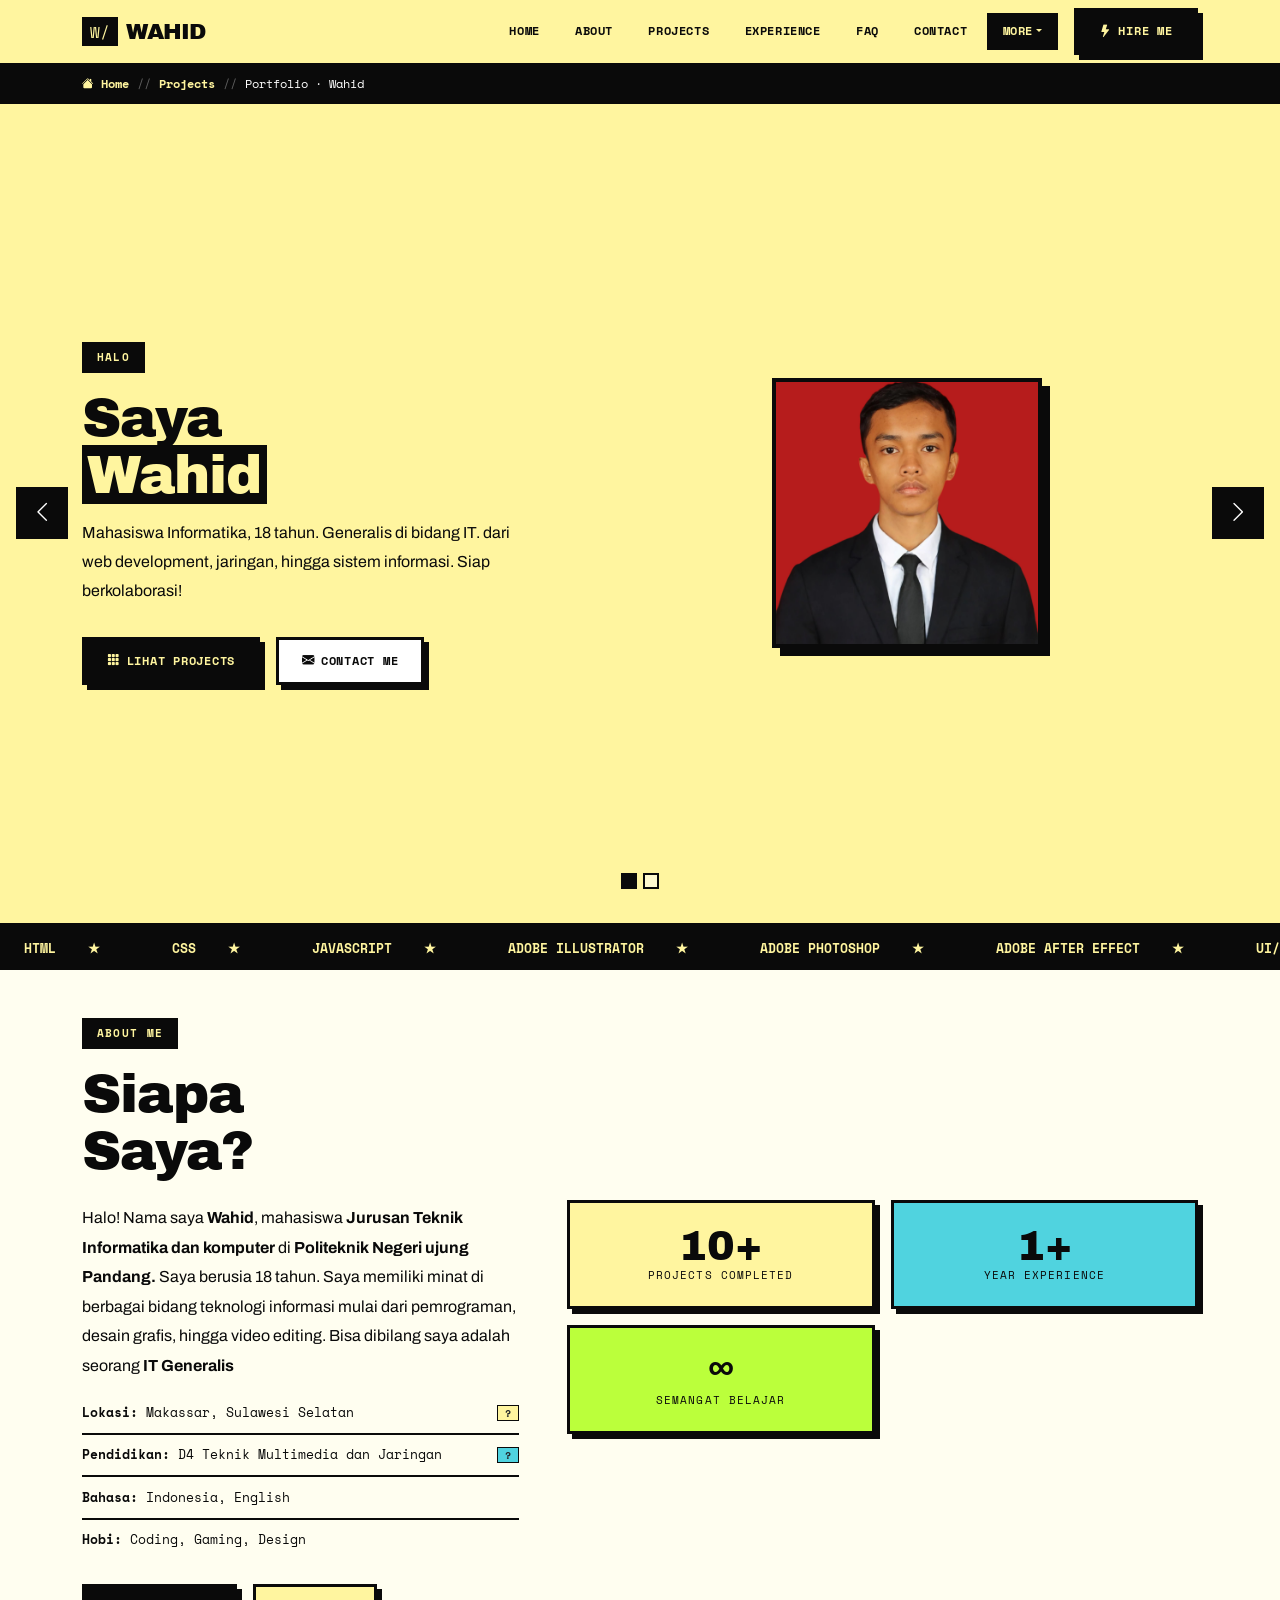
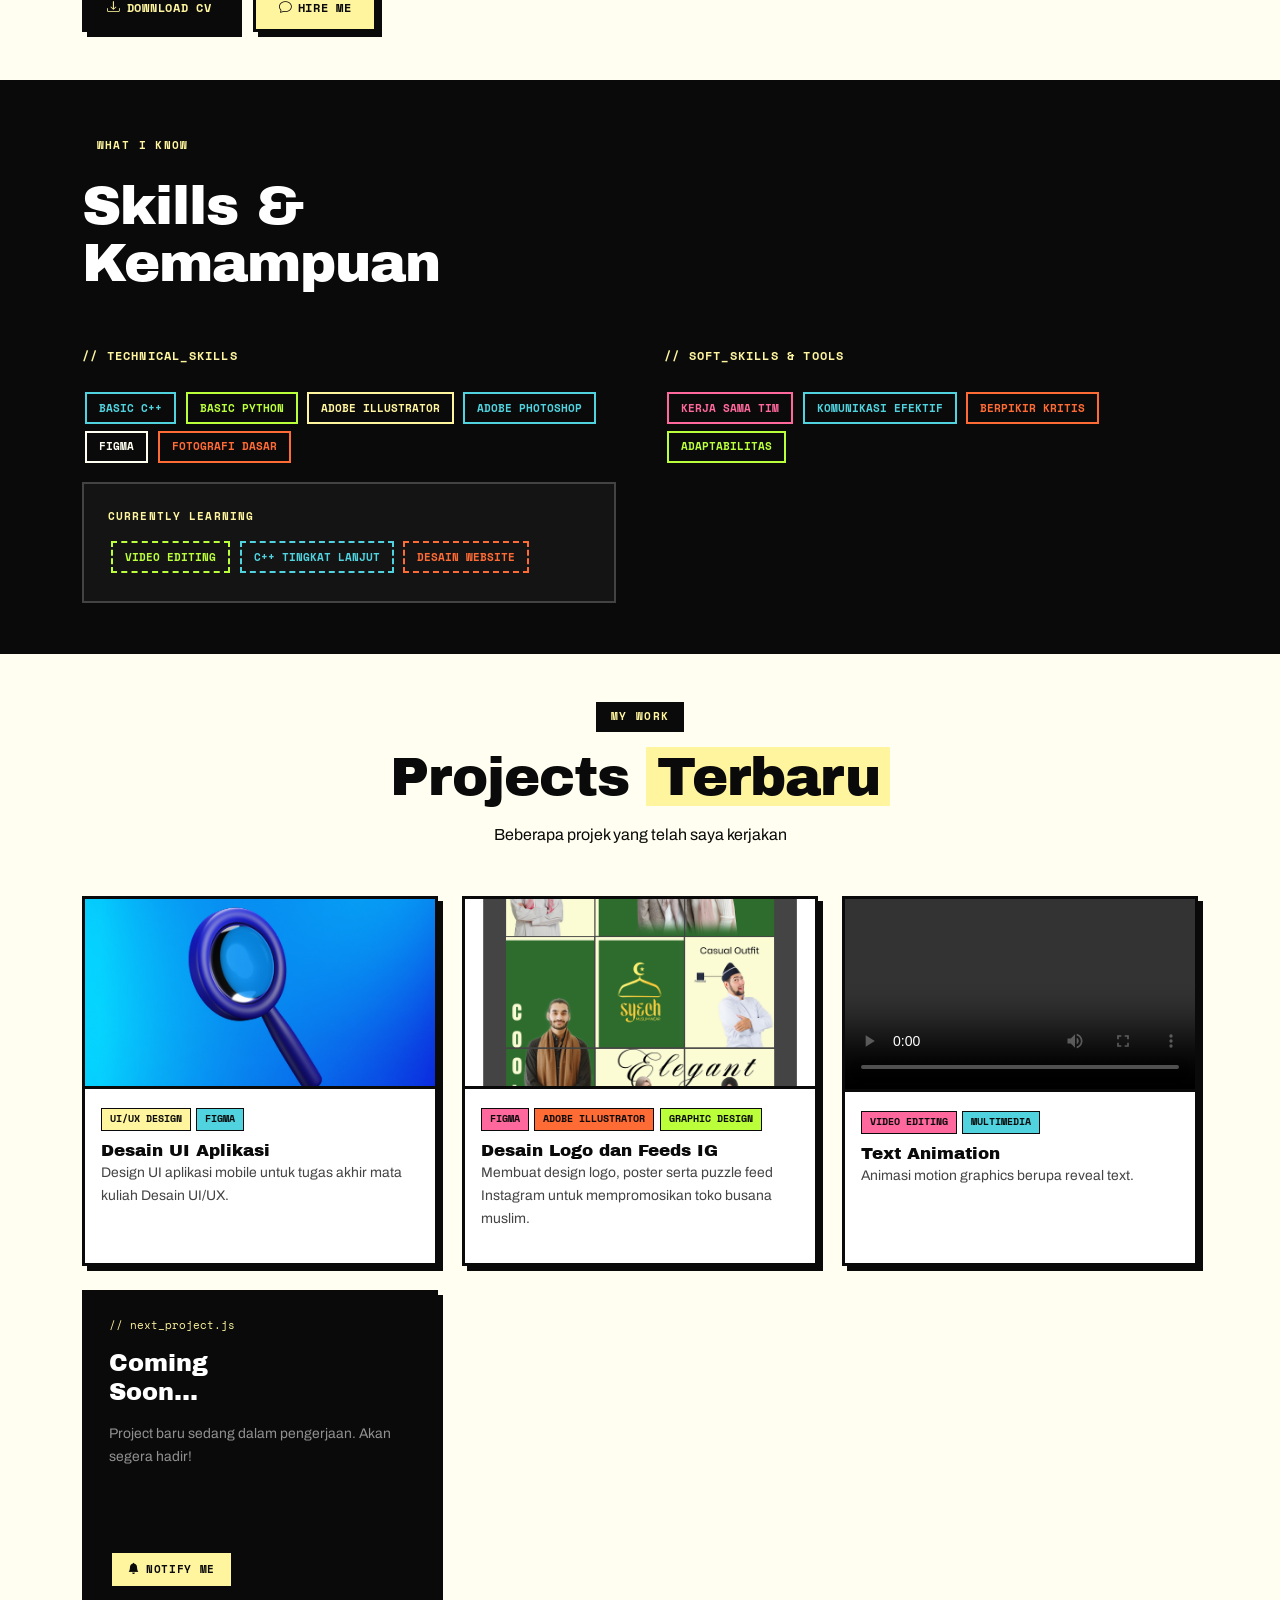
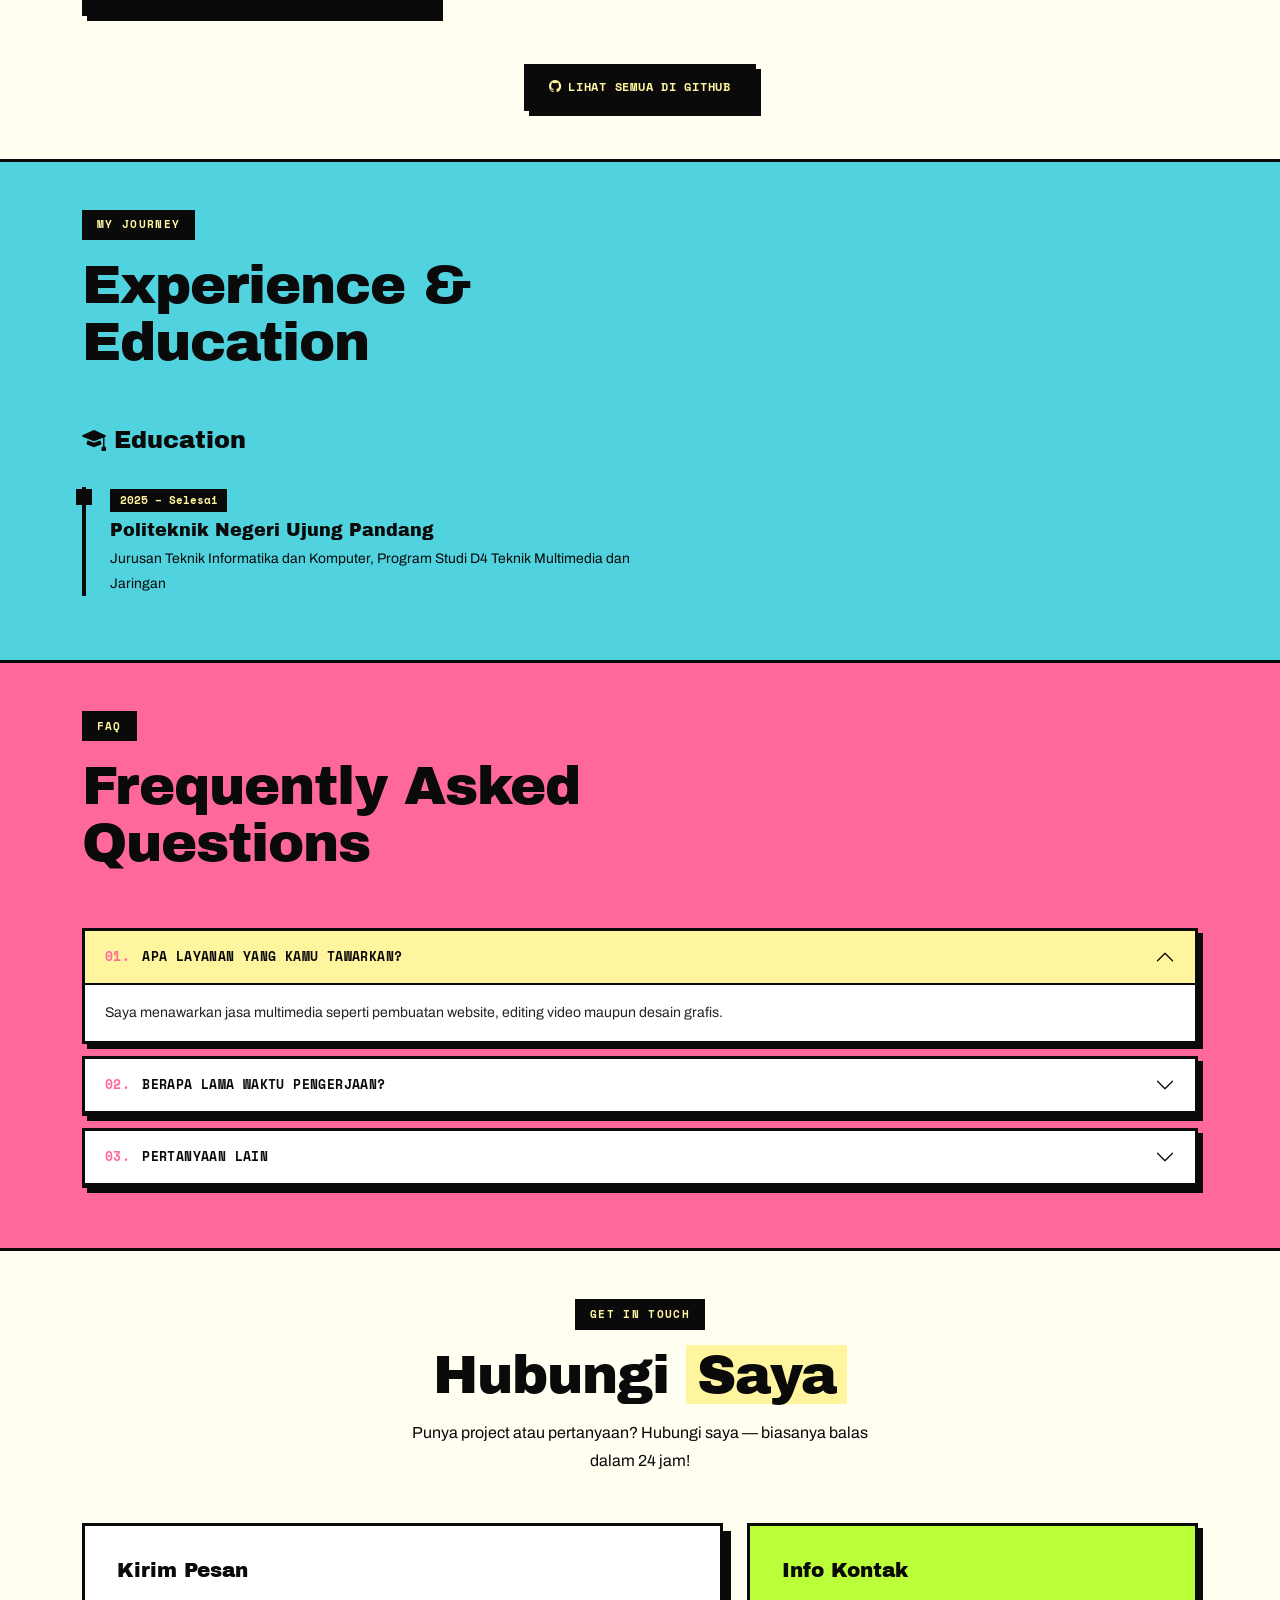
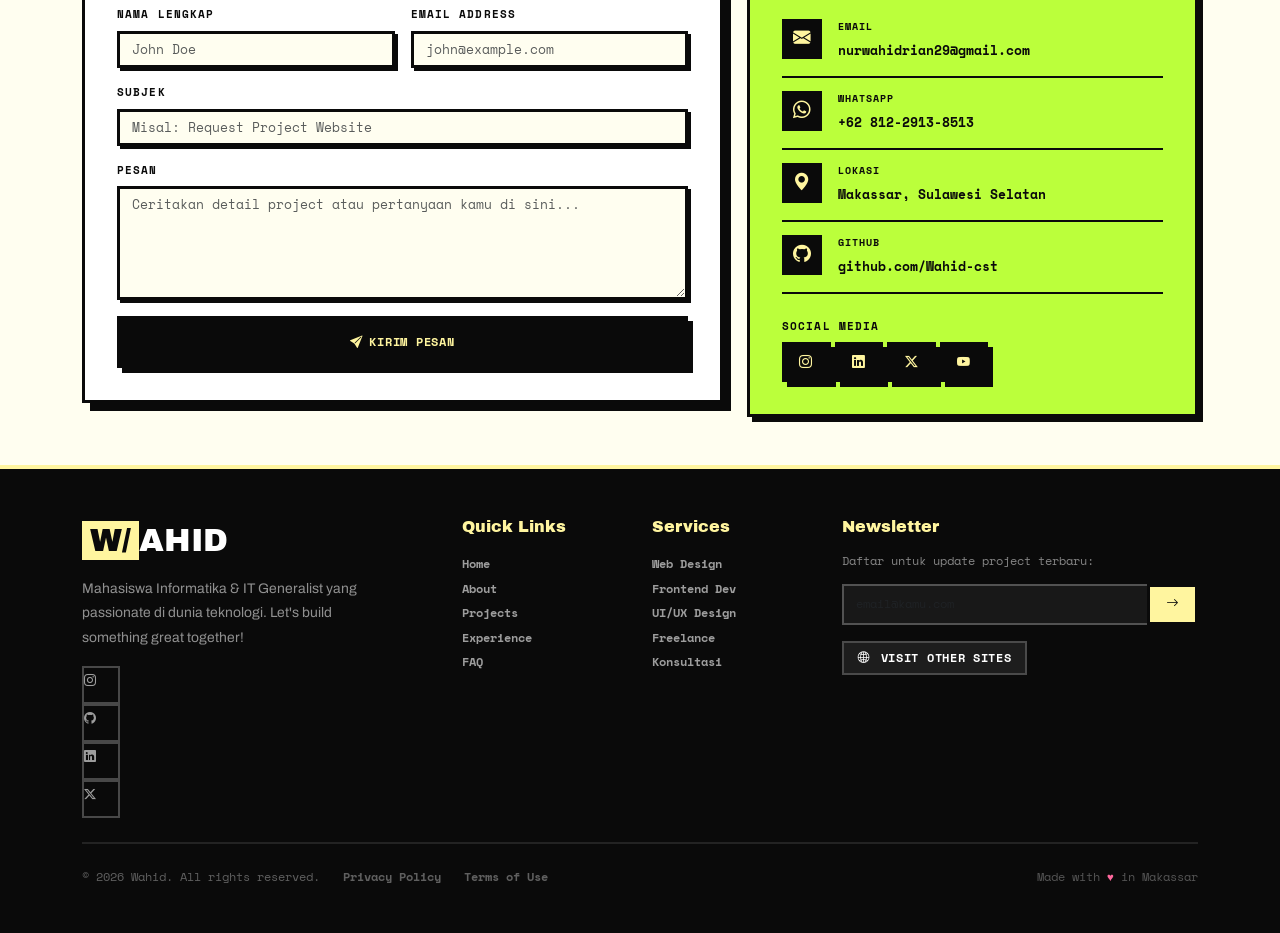
<file: index.html>
<!doctype html>
<html lang="id">
<head>
  <meta charset="utf-8" />
  <meta name="viewport" content="width=device-width, initial-scale=1" />
  <title>Tugas Akhir Desain Website</title>

  <link rel="preconnect" href="https://fonts.googleapis.com" />
  <link rel="preconnect" href="https://fonts.gstatic.com" crossorigin />
  <link href="https://fonts.googleapis.com/css2?family=Archivo+Black&family=Archivo:wght@400;500;600;700&family=Space+Mono:ital,wght@0,400;0,700;1,400&display=swap" rel="stylesheet" />

  <link href="https://cdn.jsdelivr.net/npm/bootstrap@5.3.8/dist/css/bootstrap.min.css" rel="stylesheet" />

  <link rel="stylesheet" href="https://cdn.jsdelivr.net/npm/bootstrap-icons@1.11.3/font/bootstrap-icons.min.css" />

  <link rel="stylesheet" href="style.css" />
</head>

<body>
<nav class="navbar navbar-expand-lg sticky-top" id="mainNav">
  <div class="container">

    <a class="navbar-brand d-flex align-items-center gap-2" href="#home">
      <span class="brand-tag">W/</span>
      <span class="navbar-brand-text">WAHID</span>
    </a>

    <button class="navbar-toggler" type="button" data-bs-toggle="collapse"
      data-bs-target="#navbarMenu" aria-controls="navbarMenu" aria-expanded="false"
      aria-label="Toggle navigation">
      <span class="navbar-toggler-icon"></span>
    </button>

    <div class="collapse navbar-collapse" id="navbarMenu">
      <ul class="navbar-nav ms-auto mb-2 mb-lg-0 align-items-lg-center gap-1">
        <li class="nav-item"><a class="nav-link" href="#home">Home</a></li>
        <li class="nav-item"><a class="nav-link" href="#about">About</a></li>
        <li class="nav-item"><a class="nav-link" href="#projects">Projects</a></li>
        <li class="nav-item"><a class="nav-link" href="#experience">Experience</a></li>
        <li class="nav-item"><a class="nav-link" href="#faq">FAQ</a></li>
        <li class="nav-item"><a class="nav-link" href="#contact">Contact</a></li>

        <li class="nav-item dropdown">
          <a class="nav-link dropdown-toggle" href="#" id="moreDD" role="button"
            data-bs-toggle="dropdown" aria-expanded="false">More</a>
          <ul class="dropdown-menu" aria-labelledby="moreDD">
            <li><a class="dropdown-item" href="#"><i class="bi bi-file-earmark-person me-2"></i>Resume</a></li>
            <li><a class="dropdown-item" href="#"><i class="bi bi-pen me-2"></i>Blog</a></li>
            <li><hr class="dropdown-divider"></li>
            <li><a class="dropdown-item" href="#"><i class="bi bi-github me-2"></i>GitHub</a></li>
          </ul>
        </li>
      </ul>

      <div class="ms-lg-3 mt-2 mt-lg-0">
        <a href="#contact" class="btn-nb btn-nb-black">
          <i class="bi bi-lightning-fill"></i>Hire Me
        </a>
      </div>
    </div>
  </div>
</nav>

<div class="breadcrumb-strip">
  <div class="container">
    <nav aria-label="breadcrumb">
      <ol class="breadcrumb mb-0">
        <li class="breadcrumb-item"><a href="#home"><i class="bi bi-house-fill"></i> Home</a></li>
        <li class="breadcrumb-item"><a href="#projects">Projects</a></li>
        <li class="breadcrumb-item active" aria-current="page">Portfolio · Wahid</li>
      </ol>
    </nav>
  </div>
</div>

<section id="home" class="p-0" style="border-bottom:var(--nb-border);">
  <div id="heroCarousel" class="carousel slide carousel-fade" data-bs-ride="carousel" data-bs-interval="5500">

    <div class="carousel-indicators" style="bottom:18px;">
      <button type="button" data-bs-target="#heroCarousel" data-bs-slide-to="0" class="active" aria-label="Slide 1"></button>
      <button type="button" data-bs-target="#heroCarousel" data-bs-slide-to="1" aria-label="Slide 2"></button>
    </div>

    <div class="carousel-inner">

      <!-- Slide 1 -->
      <div class="carousel-item active slide-yellow">
        <div class="container hero-slide">
          <div class="row align-items-center g-4 w-100">
            <div class="col-lg-6">
              <span class="section-badge mb-3 d-block" style="width:fit-content;"> Halo</span>
              <h1 class="section-title mb-3">
                Saya<br>
                <span style="background:var(--nb-black);color:var(--nb-yellow);padding:0 .10em;">Wahid</span><br>
              </h1>
              <p style="font-family:var(--font-body);font-size:1rem;max-width:460px;line-height:1.8;margin-bottom:2rem;">
                Mahasiswa Informatika, 18 tahun. Generalis di bidang IT. dari web development, jaringan, hingga sistem informasi. Siap berkolaborasi!
              </p>
              <div class="d-flex flex-wrap gap-3">
                <a href="#projects" class="btn-nb btn-nb-black"><i class="bi bi-grid-3x3-gap-fill"></i>Lihat Projects</a>
                <a href="#contact"  class="btn-nb btn-nb-white"><i class="bi bi-envelope-fill"></i>Contact Me</a>
              </div>
            </div>
            <div class="col-lg-6 text-center">
              <div class="anim-float d-inline-block">
                <img src="FOTO_FORMAL.jpg" alt="Wahid" class="profile-img-nb" />
              </div>
            </div>
          </div>
        </div>
      </div>

      <!-- Slide 2 -->
      <div class="carousel-item slide-lime">
        <div class="container hero-slide">
          <div class="row align-items-center g-4 w-100">
            <div class="col-lg-6">
              <span class="section-badge mb-3 d-block" style="width:fit-content;">Available for Work</span>
              <h1 class="section-title mb-4">
                Let's Build<br>Something
                <span style="background:var(--nb-black);color:var(--nb-yellow);padding:0 .15em;">Great!</span>
              </h1>
              <p style="font-family:var(--font-body);font-size:1rem;max-width:420px;line-height:1.8;margin-bottom:1.5rem;">
                Terbuka untuk project freelance, magang, dan kolaborasi kreatif. Hubungi saya sekarang!
              </p>
              <div class="d-flex gap-3 flex-wrap">
                <a href="#contact" class="btn-nb btn-nb-black"><i class="bi bi-chat-fill"></i>Mulai Chat</a>
                <a href="#"        class="btn-nb btn-nb-white"><i class="bi bi-download"></i>Download CV</a>
              </div>
            </div>
            <div class="col-lg-6">
              <div class="row g-3">
                <div class="col-6"><div class="stat-box" style="background:#fff;"><div class="num">10+</div><div class="lbl">Projects Done</div></div></div>
                <div class="col-6"><div class="stat-box" style="background:var(--nb-yellow);"><div class="num">1+</div><div class="lbl">Years Coding</div></div></div>
                <div class="col-6"><div class="stat-box" style="background:var(--nb-cyan);"><div class="num">18</div><div class="lbl">Tahun</div></div></div>
              </div>
            </div>
          </div>
        </div>
      </div>
    </div>

    <button class="carousel-control-nb prev" type="button" data-bs-target="#heroCarousel" data-bs-slide="prev">
      <i class="bi bi-chevron-left"></i>
    </button>
    <button class="carousel-control-nb next" type="button" data-bs-target="#heroCarousel" data-bs-slide="next">
      <i class="bi bi-chevron-right"></i>
    </button>
  </div>
</section>

<div class="marquee-bar">
  <div class="marquee-track">
    <span>HTML <span class="marquee-dot">★</span></span>
    <span>CSS <span class="marquee-dot">★</span></span>
    <span>JavaScript <span class="marquee-dot">★</span></span>
    <span>Adobe Illustrator <span class="marquee-dot">★</span></span>
    <span>Adobe Photoshop <span class="marquee-dot">★</span></span>
    <span>Adobe After Effect <span class="marquee-dot">★</span></span>
    <span>UI/UX Design <span class="marquee-dot">★</span></span>
    <span>Figma <span class="marquee-dot">★</span></span>
    <span>Git &amp; GitHub <span class="marquee-dot">★</span></span>
    <!-- duplicate for seamless loop -->
    <span>HTML <span class="marquee-dot">★</span></span>
    <span>CSS <span class="marquee-dot">★</span></span>
    <span>JavaScript <span class="marquee-dot">★</span></span>
    <span>Adobe Illustrator <span class="marquee-dot">★</span></span>
    <span>Adobe Photoshop <span class="marquee-dot">★</span></span>
    <span>Adobe After Effect <span class="marquee-dot">★</span></span>
    <span>UI/UX Design <span class="marquee-dot">★</span></span>
    <span>Figma <span class="marquee-dot">★</span></span>
    <span>Git &amp; GitHub <span class="marquee-dot">★</span></span>
  </div>
</div>

<section id="about" class="about-section py-5">
  <div class="container">
    <div class="row g-5 align-items-center">

      <div class="col-lg-5 fade-up">
        <span class="section-badge">About Me</span>
        <h2 class="section-title mt-3 mb-4">Siapa<br>Saya?</h2>
        <p style="font-family:var(--font-body);line-height:1.85;margin-bottom:.75rem;">
          Halo! Nama saya <strong>Wahid</strong>, mahasiswa <strong>Jurusan Teknik Informatika dan komputer</strong> di <strong>Politeknik Negeri ujung Pandang.</strong> Saya berusia 18 tahun. Saya memiliki minat di berbagai bidang teknologi informasi mulai dari pemrograman, desain grafis, hingga video editing. Bisa dibilang saya adalah seorang <strong>IT Generalis</strong>

        <ul class="list-unstyled info-list">
          <li>
            <strong>Lokasi:</strong> Makassar, Sulawesi Selatan
            <button class="btn popover-btn ms-auto" style="background:var(--nb-yellow);"
              data-bs-toggle="popover" data-bs-placement="top"
              data-bs-title="Lokasi"
              data-bs-content="Berdomisili di Makassar, Sulawesi Selatan. Siap kerja remote maupun on-site di seluruh Indonesia!">?</button>
          </li>
          <li>
            <strong>Pendidikan:</strong> D4 Teknik Multimedia dan Jaringan
            <button class="btn popover-btn ms-auto" style="background:var(--nb-cyan);"
              data-bs-toggle="popover" data-bs-placement="top"
              data-bs-title="Pendidikan"
              data-bs-content="Sedang menempuh D4 Teknik Multimedia dan Jaringan. Aktif dalam kegiatan akademik dan organisasi kampus.">?</button>
          </li>
          <li><strong>Bahasa:</strong> Indonesia, English</li>
          <li><strong>Hobi:</strong> Coding, Gaming, Design</li>
        </ul>

        <div class="d-flex flex-wrap gap-3 mt-4">
          <a href="#" class="btn-nb btn-nb-black"><i class="bi bi-download"></i>Download CV</a>
          <a href="#contact" class="btn-nb btn-nb-yellow"><i class="bi bi-chat"></i>Hire Me</a>
        </div>
      </div>

      <div class="col-lg-7 fade-up">
        <div class="row g-3 mb-3">
          <div class="col-6"><div class="stat-box" style="background:var(--nb-yellow);"><div class="num">10+</div><div class="lbl">Projects Completed</div></div></div>
          <div class="col-6"><div class="stat-box" style="background:var(--nb-cyan);">  <div class="num">1+</div> <div class="lbl">year Experience</div></div></div>
          <div class="col-6"><div class="stat-box" style="background:var(--nb-lime);">  <div class="num">∞</div>  <div class="lbl">Semangat Belajar</div></div></div>
        </div>
      </div>
    </div>
  </div>
</section>

<section id="skills" class="skills-section py-5">
  <div class="container">
    <div class="row mb-5">
      <div class="col-12">
        <span class="section-badge">What I Know</span>
        <h2 class="section-title mt-3" style="color:#fff;">Skills &amp;<br>Kemampuan</h2>
      </div>
    </div>

    <div class="row g-5">
      <div class="col-lg-6">
        <p style="font-family:var(--font-mono);color:var(--nb-yellow);font-size:.75rem;font-weight:700;text-transform:uppercase;letter-spacing:.1em;margin-bottom:1.5rem;">// technical_skills</p>

        <div class="mb-3">
          <span class="skill-tag" style="color:var(--nb-cyan);">Basic C++</span>
          <span class="skill-tag" style="color:var(--nb-lime);">Basic Python</span>
          <span class="skill-tag" style="color:var(--nb-yellow);">Adobe Illustrator</span>
          <span class="skill-tag" style="color:var(--nb-cyan);">Adobe Photoshop</span>
          <span class="skill-tag" style="color:var(--nb-white);">Figma</span>
          <span class="skill-tag" style="color:var(--nb-orange);">Fotografi dasar</span>
        </div>

        <div style="border:2px solid rgba(255,255,255,.2);padding:1.5rem;background:rgba(255,255,255,.04);">
          <p style="font-family:var(--font-mono);color:var(--nb-yellow);font-size:.7rem;font-weight:700;text-transform:uppercase;letter-spacing:.1em;margin-bottom:.85rem;"> Currently Learning</p>
          <div>
            <span class="skill-tag" style="color:var(--nb-lime);border-style:dashed;">Video Editing</span>
            <span class="skill-tag" style="color:var(--nb-cyan);border-style:dashed;">C++ Tingkat lanjut</span>
            <span class="skill-tag" style="color:var(--nb-orange);border-style:dashed;">Desain website</span>
          </div>
        </div>
      </div>

      <div class="col-lg-6">
        <p style="font-family:var(--font-mono);color:var(--nb-yellow);font-size:.75rem;font-weight:700;text-transform:uppercase;letter-spacing:.1em;margin-bottom:1.5rem;">// soft_skills &amp; tools</p>

        <div class="mb-3">
          <span class="skill-tag" style="color:var(--nb-pink);">Kerja sama tim</span>
          <span class="skill-tag" style="color:var(--nb-cyan);">Komunikasi efektif</span>
          <span class="skill-tag" style="color:var(--nb-orange);">Berpikir Kritis</span>
          <span class="skill-tag" style="color:var(--nb-lime);">Adaptabilitas</span>
        </div>
      </div>
    </div>
  </div>
</section>

<section id="projects" class="projects-section py-5">
  <div class="container">
    <div class="text-center mb-5 fade-up">
      <span class="section-badge">My Work</span>
      <h2 class="section-title mt-3">Projects <span class="highlight">Terbaru</span></h2>
      <p style="font-family:var(--font-body);max-width:480px;margin:1rem auto 0;line-height:1.7;">
        Beberapa projek yang telah saya kerjakan
      </p>
    </div>

    <div class="row g-4">
      <!-- Project 1 -->
      <div class="col-md-6 col-lg-4 fade-up">
        <div class="project-card">
          <img src="Get Started.png" class="card-img-top" alt="Project 1" />
          <div class="card-body p-3">
            <div class="mb-2">
              <span class="proj-tag">UI/UX Design</span>
              <span class="proj-tag" style="background:var(--nb-cyan);">Figma</span>
            </div>
            <h5 class="card-title">Desain UI Aplikasi</h5>
            <p style="font-family:var(--font-body);font-size:.87rem;line-height:1.65;color:#444;">
              Design UI aplikasi mobile untuk tugas akhir mata kuliah Desain UI/UX.
            </p>
          </div>
        </div>
      </div>

      <!-- Project 2 -->
      <div class="col-md-6 col-lg-4 fade-up" style="animation-delay:.1s;">
        <div class="project-card">
          <img src="Feeds.png" class="card-img-top" alt="Project 2" />
          <div class="card-body p-3">
            <div class="mb-2">
              <span class="proj-tag" style="background:var(--nb-pink);">Figma</span>
              <span class="proj-tag" style="background:var(--nb-orange);">Adobe Illustrator</span>
              <span class="proj-tag" style="background:var(--nb-lime);">Graphic Design</span>
            </div>
            <h5 class="card-title">Desain Logo dan Feeds IG</h5>
            <p style="font-family:var(--font-body);font-size:.87rem;line-height:1.65;color:#444;">
              Membuat design logo, poster serta puzzle feed Instagram untuk mempromosikan toko busana muslim.
            </p>
          </div>
        </div>
      </div>

      <!-- Project 3 – Video -->
      <div class="col-md-6 col-lg-4 fade-up" style="animation-delay:.2s;">
        <div class="project-card">
          <div style="border-bottom:var(--nb-border);background:#000;position:relative;">
            <video
              src="NurWahidIrianto_47225066_MotionGrafis1.mp4"
              controls
              style="width:100%;height:190px;object-fit:cover;display:block;"
            >
            </video>
          </div>
          <div class="card-body p-3">
            <div class="mb-2">
              <span class="proj-tag" style="background:var(--nb-pink);">Video Editing</span>
              <span class="proj-tag" style="background:var(--nb-cyan);">Multimedia</span>
            </div>
            <h5 class="card-title">Text Animation</h5>
            <p style="font-family:var(--font-body);font-size:.87rem;line-height:1.65;color:#444;">
              Animasi motion graphics berupa reveal text.
            </p>
          </div>
        </div>
      </div>

      <!-- Project 4 – Coming Soon -->
      <div class="col-md-6 col-lg-4 fade-up" style="animation-delay:.2s;">
        <div class="project-card" style="background:var(--nb-black);">
          <div class="card-body p-4 d-flex flex-column" style="min-height:320px;">
            <p style="font-family:var(--font-mono);color:var(--nb-yellow);font-size:.7rem;margin-bottom:1rem;">// next_project.js</p>
            <h5 style="color:#fff;font-family:var(--font-display);font-size:1.5rem;line-height:1.2;margin-bottom:1rem;">
              Coming<br>Soon...
            </h5>
            <p style="font-family:var(--font-body);color:rgba(255,255,255,.55);font-size:.87rem;line-height:1.65;flex:1;">
              Project baru sedang dalam pengerjaan. Akan segera hadir!
            </p>
            <a href="#contact" class="btn-nb btn-nb-yellow" style="font-size:.7rem;padding:.5rem 1rem;align-self:flex-start;">
              <i class="bi bi-bell-fill"></i>Notify Me
            </a>
          </div>
        </div>
      </div>
    </div>

    <div class="text-center mt-5">
      <a href="#" class="btn-nb btn-nb-black"><i class="bi bi-github"></i>Lihat Semua di GitHub</a>
    </div>
  </div>
</section>

<section id="experience" class="experience-section py-5">
  <div class="container">
    <div class="row mb-5">
      <div class="col-12">
        <span class="section-badge">My Journey</span>
        <h2 class="section-title mt-3">Experience &amp;<br>Education</h2>
      </div>
    </div>

    <div class="col-lg-6">
      <h4 style="font-family:var(--font-display);margin-bottom:2rem;">
        <i class="bi bi-mortarboard-fill me-2"></i>Education
      </h4>
      <div class="timeline-item">
        <div class="timeline-date">2025 – Selesai</div>
        <h5 class="timeline-title">Politeknik Negeri Ujung Pandang</h5>
        <p style="font-family:var(--font-body);font-size:.87rem;line-height:1.75;">
          Jurusan Teknik Informatika dan Komputer, Program Studi D4 Teknik Multimedia dan Jaringan
        </p>
      </div>
    </div>
  </div>
</section>

<section id="faq" class="faq-section py-5">
  <div class="container">
    <div class="row mb-5 g-4 align-items-end">
      <div class="col-lg-6">
        <span class="section-badge">FAQ</span>
        <h2 class="section-title mt-3">Frequently Asked<br>Questions</h2>
      </div>
    </div>

    <div class="accordion accordion-nb" id="faqAcc">

      <div class="accordion-item">
        <h2 class="accordion-header">
          <button class="accordion-button" type="button" data-bs-toggle="collapse" data-bs-target="#faq1" aria-expanded="true">
            <span class="faq-num">01.</span>Apa layanan yang kamu tawarkan?
          </button>
        </h2>
        <div id="faq1" class="accordion-collapse collapse show" data-bs-parent="#faqAcc">
          <div class="accordion-body">
            Saya menawarkan jasa multimedia seperti pembuatan website, editing video maupun desain grafis.
          </div>
        </div>
      </div>

      <div class="accordion-item">
        <h2 class="accordion-header">
          <button class="accordion-button collapsed" type="button" data-bs-toggle="collapse" data-bs-target="#faq2" aria-expanded="false">
            <span class="faq-num">02.</span>Berapa lama waktu pengerjaan?
          </button>
        </h2>
        <div id="faq2" class="accordion-collapse collapse" data-bs-parent="#faqAcc">
          <div class="accordion-body">
            Tergantung kompleksitas project. Timeline pasti selalu didiskusikan di awal project.
          </div>
        </div>
      </div>

      <div class="accordion-item">
        <h2 class="accordion-header">
          <button class="accordion-button collapsed" type="button" data-bs-toggle="collapse" data-bs-target="#faq3" aria-expanded="false">
            <span class="faq-num">03.</span>Pertanyaan lain
          </button>
        </h2>
        <div id="faq3" class="accordion-collapse collapse" data-bs-parent="#faqAcc">
          <div class="accordion-body">
            Jika ada pertanyaan lain bisa langsung menghubungi kontak yang tertera
          </div>
        </div>
      </div>

    </div>
  </div>
</section>

<section id="contact" class="contact-section py-5">
  <div class="container">
    <div class="text-center mb-5 fade-up">
      <span class="section-badge">Get In Touch</span>
      <h2 class="section-title mt-3">Hubungi <span class="highlight">Saya</span></h2>
      <p style="font-family:var(--font-body);max-width:460px;margin:1rem auto 0;line-height:1.75;">
        Punya project atau pertanyaan? Hubungi saya — biasanya balas dalam 24 jam!
      </p>
    </div>

    <div class="row g-4">
      <!-- Form -->
      <div class="col-lg-7 fade-up">
        <div style="border:var(--nb-border);box-shadow:var(--nb-shadow-lg);padding:2rem;background:#fff;">
          <h5 style="font-family:var(--font-display);margin-bottom:1.5rem;">Kirim Pesan</h5>
          <div class="row g-3">
            <div class="col-sm-6">
              <label class="label-nb d-block mb-2">Nama Lengkap</label>
              <input type="text" class="form-control input-nb" placeholder="John Doe" />
            </div>
            <div class="col-sm-6">
              <label class="label-nb d-block mb-2">Email Address</label>
              <input type="email" class="form-control input-nb" placeholder="john@example.com" />
            </div>
            <div class="col-12">
              <label class="label-nb d-block mb-2">Subjek</label>
              <input type="text" class="form-control input-nb" placeholder="Misal: Request Project Website" />
            </div>
            <div class="col-12">
              <label class="label-nb d-block mb-2">Pesan</label>
              <textarea class="form-control input-nb" rows="5" placeholder="Ceritakan detail project atau pertanyaan kamu di sini..."></textarea>
            </div>
            <div class="col-12">
              <button type="button" id="sendBtn" class="btn-nb btn-nb-black w-100" style="justify-content:center;padding:.85rem;">
                <i class="bi bi-send-fill"></i>Kirim Pesan
              </button>
            </div>
          </div>
        </div>
      </div>

      <!-- Info -->
      <div class="col-lg-5 fade-up">
        <div class="contact-info-card">
          <h5 style="font-family:var(--font-display);margin-bottom:1.5rem;">Info Kontak</h5>

          <div class="contact-row">
            <div class="contact-icon"><i class="bi bi-envelope-fill"></i></div>
            <div>
              <div class="contact-lbl">Email</div>
              <a class="contact-val" href="mailto:nurwahidrian29@gmail.com">nurwahidrian29@gmail.com</a>
            </div>
          </div>
          <div class="contact-row">
            <div class="contact-icon"><i class="bi bi-whatsapp"></i></div>
            <div>
              <div class="contact-lbl">WhatsApp</div>
              <a class="contact-val" href="https://wa.me/6281229138513">+62 812-2913-8513</a>
            </div>
          </div>
          <div class="contact-row">
            <div class="contact-icon"><i class="bi bi-geo-alt-fill"></i></div>
            <div>
              <div class="contact-lbl">Lokasi</div>
              <span class="contact-val">Makassar, Sulawesi Selatan</span>
            </div>
          </div>
          <div class="contact-row">
            <div class="contact-icon"><i class="bi bi-github"></i></div>
            <div>
              <div class="contact-lbl">GitHub</div>
              <a class="contact-val" href="#">github.com/Wahid-cst</a>
            </div>
          </div>

          <div class="mt-4">
            <p class="label-nb mb-2">Social Media</p>
            <div class="d-flex flex-wrap gap-1">
              <a href="#" class="btn-nb btn-nb-black" style="font-size:.8rem;padding:.45rem .9rem;"><i class="bi bi-instagram"></i></a>
              <a href="#" class="btn-nb btn-nb-black" style="font-size:.8rem;padding:.45rem .9rem;"><i class="bi bi-linkedin"></i></a>
              <a href="#" class="btn-nb btn-nb-black" style="font-size:.8rem;padding:.45rem .9rem;"><i class="bi bi-twitter-x"></i></a>
              <a href="#" class="btn-nb btn-nb-black" style="font-size:.8rem;padding:.45rem .9rem;"><i class="bi bi-youtube"></i></a>
            </div>
          </div>
        </div>
      </div>
    </div>
  </div>
</section>

<footer class="footer-nb">
  <div class="container py-5">
    <div class="row g-4">

      <div class="col-lg-4 col-md-6">
        <div style="font-family:var(--font-display);font-size:2rem;color:#fff;margin-bottom:.75rem;">
          <span style="background:var(--nb-yellow);color:var(--nb-black);padding:.05em .25em;">W/</span>AHID
        </div>
        <p style="font-family:var(--font-body);color:rgba(255,255,255,.55);font-size:.87rem;line-height:1.75;max-width:280px;">
          Mahasiswa Informatika & IT Generalist yang passionate di dunia teknologi. Let's build something great together!
        </p>
        <div class="mt-3">
          <a href="#" class="social-btn"><i class="bi bi-instagram"></i></a>
          <a href="#" class="social-btn"><i class="bi bi-github"></i></a>
          <a href="#" class="social-btn"><i class="bi bi-linkedin"></i></a>
          <a href="#" class="social-btn"><i class="bi bi-twitter-x"></i></a>
        </div>
      </div>

      <div class="col-lg-2 col-md-3 col-6">
        <h6>Quick Links</h6>
        <ul class="list-unstyled">
          <li><a href="#home">Home</a></li>
          <li><a href="#about">About</a></li>
          <li><a href="#projects">Projects</a></li>
          <li><a href="#experience">Experience</a></li>
          <li><a href="#faq">FAQ</a></li>
        </ul>
      </div>

      <div class="col-lg-2 col-md-3 col-6">
        <h6>Services</h6>
        <ul class="list-unstyled">
          <li><a href="#">Web Design</a></li>
          <li><a href="#">Frontend Dev</a></li>
          <li><a href="#">UI/UX Design</a></li>
          <li><a href="#">Freelance</a></li>
          <li><a href="#">Konsultasi</a></li>
        </ul>
      </div>

      <div class="col-lg-4 col-md-6">
        <h6>Newsletter</h6>
        <p style="font-family:var(--font-mono);font-size:.75rem;color:rgba(255,255,255,.5);margin-bottom:.85rem;">Daftar untuk update project terbaru:</p>
        <div class="d-flex">
          <input type="email" class="form-control" style="border:2px solid rgba(255,255,255,.25);border-right:none;border-radius:0;background:rgba(255,255,255,.06);color:#fff;font-family:var(--font-mono);font-size:.78rem;" placeholder="email@kamu.com" />
          <button class="btn-nb btn-nb-yellow" style="border-radius:0;padding:.5rem 1rem;flex-shrink:0;">
            <i class="bi bi-arrow-right"></i>
          </button>
        </div>

        <div class="mt-3">
          <div class="dropdown dropup">
            <button type="button" class="btn-nb" style="background:rgba(255,255,255,.08);border:2px solid rgba(255,255,255,.2);color:#fff;font-size:.72rem;padding:.4rem .85rem;"
              data-bs-toggle="dropdown" aria-expanded="false">
              <i class="bi bi-globe2 me-1"></i>Visit Other Sites
            </button>
            <ul class="dropdown-menu" style="background:var(--nb-black)!important;">
              <li><a class="dropdown-item" style="color:rgba(255,255,255,.7);" href="#">my-blog.com</a></li>
              <li><a class="dropdown-item" style="color:rgba(255,255,255,.7);" href="#">github.com/wahid-cst</a></li>
              <li><hr class="dropdown-divider" style="border-color:rgba(255,255,255,.15)!important;"></li>
              <li><a class="dropdown-item" style="color:rgba(255,255,255,.7);" href="#">dribbble.com/wahid</a></li>
            </ul>
          </div>
        </div>
      </div>
    </div>

    <div class="footer-bottom pt-4 mt-4">
      <div class="row align-items-center">
        <div class="col-md-8">
          <ul class="list-inline mb-0">
            <li class="list-inline-item" style="color:rgba(255,255,255,.35);">&copy; 2026 Wahid. All rights reserved.</li>
            <li class="list-inline-item ms-2"><a href="#" style="display:inline;color:rgba(255,255,255,.35);font-size:.72rem;padding:0;font-family:var(--font-mono);">Privacy Policy</a></li>
            <li class="list-inline-item ms-2"><a href="#" style="display:inline;color:rgba(255,255,255,.35);font-size:.72rem;padding:0;font-family:var(--font-mono);">Terms of Use</a></li>
          </ul>
        </div>
        <div class="col-md-4 text-md-end mt-2 mt-md-0">
          <span style="color:rgba(255,255,255,.3);font-family:var(--font-mono);font-size:.72rem;">
            Made with <span style="color:var(--nb-pink);">♥</span> in Makassar
          </span>
        </div>
      </div>
    </div>
  </div>
</footer>

<!-- Scroll to Top Button -->
<a id="scrollTopBtn" href="#home"><i class="bi bi-arrow-up"></i></a>

<!-- Toast Notification -->
<div class="position-fixed bottom-0 start-50 translate-middle-x p-3" style="z-index:11000;">
  <div id="msgToast" class="toast align-items-center" role="alert"
    style="border:var(--nb-border);border-radius:0;box-shadow:var(--nb-shadow);background:var(--nb-lime);font-family:var(--font-mono);font-size:.8rem;font-weight:700;">
    <div class="d-flex">
      <div class="toast-body">✅ Pesan berhasil dikirim! Terima kasih 🎉</div>
      <button type="button" class="btn-close me-2 m-auto" data-bs-dismiss="toast" aria-label="Close"></button>
    </div>
  </div>
</div>

<!-- Bootstrap JS -->
<script src="https://cdn.jsdelivr.net/npm/bootstrap@5.3.8/dist/js/bootstrap.bundle.min.js"></script>

<!-- Custom Script -->
<script src="script.js"></script>

</body>
</html>
</file>
<file: style.css>
:root {
  --nb-black:     #0a0a0a;
  --nb-white:     #FFFEF0;
  --nb-yellow:    #FFF59F;
  --nb-pink:      #ff689d;
  --nb-cyan:      #50d3df;
  --nb-lime:      #BBFF3B;
  --nb-orange:    #FF6B35;
  --nb-border:    3px solid #0a0a0a;
  --nb-shadow:    5px 5px 0 #0a0a0a;
  --nb-shadow-lg: 8px 8px 0 #0a0a0a;
  --font-display: 'Archivo Black', sans-serif;
  --font-body:    'Archivo', sans-serif;
  --font-mono:    'Space Mono', monospace;
}

*, *::before, *::after { box-sizing: border-box; }

html { scroll-behavior: smooth; }

body {
  font-family: var(--font-body);
  background-color: var(--nb-white);
  color: var(--nb-black);
  overflow-x: hidden;
}

h1,h2,h3,h4,h5,h6 { font-family: var(--font-display); }

.border-brutal   { border: var(--nb-border) !important; border-radius: 0 !important; }
.shadow-brutal   { box-shadow: var(--nb-shadow); }
.shadow-brutal-lg { box-shadow: var(--nb-shadow-lg); }

.hover-brutal { transition: transform .15s, box-shadow .15s; }
.hover-brutal:hover {
  transform: translate(-3px, -3px);
  box-shadow: var(--nb-shadow-lg);
}

.section-badge {
  display: inline-block;
  font-family: var(--font-mono);
  font-size: .7rem;
  font-weight: 700;
  text-transform: uppercase;
  letter-spacing: .12em;
  background: var(--nb-black);
  color: var(--nb-yellow);
  padding: .3rem .8rem;
  border: 2px solid var(--nb-black);
}

.section-title {
  font-family: var(--font-display);
  font-size: clamp(2rem, 5vw, 3.4rem);
  line-height: 1.05;
  letter-spacing: -1px;
}

.highlight {
  background: var(--nb-yellow);
  padding: 0 .2em;
  display: inline;
}

.btn-nb {
  font-family: var(--font-mono);
  font-weight: 700;
  font-size: .78rem;
  text-transform: uppercase;
  letter-spacing: .06em;
  border: var(--nb-border);
  border-radius: 0;
  padding: .7rem 1.4rem;
  box-shadow: var(--nb-shadow);
  transition: transform .12s, box-shadow .12s;
  text-decoration: none;
  display: inline-flex;
  align-items: center;
  gap: .4rem;
}
.btn-nb:hover  { transform: translate(-3px,-3px); box-shadow: var(--nb-shadow-lg); }
.btn-nb:active { transform: translate(2px,2px);   box-shadow: 2px 2px 0 var(--nb-black); }

.btn-nb-black  { background: var(--nb-black);  color: var(--nb-yellow); }
.btn-nb-yellow { background: var(--nb-yellow); color: var(--nb-black);  }
.btn-nb-white  { background: #fff;             color: var(--nb-black);  }
.btn-nb-pink   { background: var(--nb-pink);   color: var(--nb-black);  }
.btn-nb-lime   { background: var(--nb-lime);   color: var(--nb-black);  }
.btn-nb-cyan   { background: var(--nb-cyan);   color: var(--nb-black);  }

#mainNav {
  background: var(--nb-yellow) !important;
  border-bottom: var(--nb-border);
  font-family: var(--font-mono);
  z-index: 1050;
}
.navbar-brand-text {
  font-family: var(--font-display);
  font-size: 1.4rem;
  color: var(--nb-black);
  letter-spacing: -1px;
}
.brand-tag {
  background: var(--nb-black);
  color: var(--nb-yellow);
  padding: .15rem .5rem;
  font-family: var(--font-mono);
  font-size: 1rem;
}
.nav-link {
  font-family: var(--font-mono);
  font-size: .78rem;
  font-weight: 700;
  text-transform: uppercase;
  letter-spacing: .05em;
  color: var(--nb-black) !important;
  padding: .45rem .85rem !important;
  border: 2px solid transparent;
  transition: background .12s, border-color .12s;
}
.nav-link:hover, .nav-link.active {
  background: var(--nb-black);
  color: var(--nb-yellow) !important;
  border-color: var(--nb-black);
}
.navbar-toggler {
  border: var(--nb-border);
  border-radius: 0;
}
.dropdown-menu {
  border: var(--nb-border) !important;
  border-radius: 0 !important;
  box-shadow: var(--nb-shadow) !important;
  background: var(--nb-white) !important;
}
.dropdown-item {
  font-family: var(--font-mono);
  font-size: .78rem;
  font-weight: 700;
  text-transform: uppercase;
  letter-spacing: .05em;
}
.dropdown-item:hover  { background: var(--nb-yellow) !important; }
.dropdown-divider     { border-color: var(--nb-black) !important; border-width: 2px !important; }

.breadcrumb-strip {
  background: var(--nb-black);
  border-bottom: var(--nb-border);
  padding: .55rem 0;
}
.breadcrumb-strip .breadcrumb { margin: 0; }
.breadcrumb-strip .breadcrumb-item {
  font-family: var(--font-mono);
  font-size: .72rem;
  color: rgba(255,255,255,.5);
}
.breadcrumb-strip .breadcrumb-item a {
  color: var(--nb-yellow);
  text-decoration: none;
  font-weight: 700;
}
.breadcrumb-strip .breadcrumb-item a:hover { text-decoration: underline; }
.breadcrumb-strip .breadcrumb-item.active  { color: #fff; }
.breadcrumb-strip .breadcrumb-item+.breadcrumb-item::before {
  content: "//";
  color: rgba(255,255,255,.35);
}

.hero-slide   { min-height: 91vh; display: flex; align-items: center; }
.slide-yellow { background: var(--nb-yellow); }
.slide-cyan   { background: var(--nb-cyan); }
.slide-lime   { background: var(--nb-lime); }

.profile-img-nb {
  width: 270px;
  height: 270px;
  object-fit: cover;
  border: 4px solid var(--nb-black);
  box-shadow: var(--nb-shadow-lg);
  border-radius: 0;
}

.carousel-control-nb {
  position: absolute;
  top: 50%;
  transform: translateY(-50%);
  width: 52px;
  height: 52px;
  background: var(--nb-black);
  border: var(--nb-border);
  border-radius: 0;
  display: flex;
  align-items: center;
  justify-content: center;
  opacity: 1;
  z-index: 20;
  transition: background .12s;
}
.carousel-control-nb:hover  { background: var(--nb-pink); }
.carousel-control-nb i      { color: #fff; font-size: 1.4rem; }
.carousel-control-nb.prev   { left: 16px; }
.carousel-control-nb.next   { right: 16px; }

.carousel-indicators button {
  width: 12px !important;
  height: 12px !important;
  border-radius: 0 !important;
  border: 2px solid var(--nb-black) !important;
  background-color: rgba(255,255,255,.5) !important;
  opacity: 1 !important;
}
.carousel-indicators button.active { background-color: var(--nb-black) !important; }

.marquee-bar {
  background: var(--nb-black);
  border-top: var(--nb-border);
  border-bottom: var(--nb-border);
  padding: .6rem 0;
  overflow: hidden;
}
.marquee-track {
  display: flex;
  white-space: nowrap;
  animation: marqueeRun 22s linear infinite;
}
.marquee-track span {
  font-family: var(--font-mono);
  font-size: .8rem;
  font-weight: 700;
  text-transform: uppercase;
  color: var(--nb-yellow);
  padding: 0 1.5rem;
}
.marquee-dot { color: var(--nb-yellow) !important; }

@keyframes marqueeRun {
  from { transform: translateX(0); }
  to   { transform: translateX(-50%); }
}

.about-section { background: var(--nb-white); border-bottom: var(--nb-border); }

.stat-box {
  border: var(--nb-border);
  box-shadow: var(--nb-shadow);
  padding: 1.4rem 1rem;
  text-align: center;
  transition: transform .12s, box-shadow .12s;
}
.stat-box:hover { transform: translate(-3px,-3px); box-shadow: var(--nb-shadow-lg); }
.stat-box .num  { font-family: var(--font-display); font-size: 2.6rem; line-height: 1; }
.stat-box .lbl  { font-family: var(--font-mono); font-size: .68rem; text-transform: uppercase; letter-spacing: .1em; }

.info-list li {
  font-family: var(--font-mono);
  font-size: .82rem;
  padding: .65rem 0;
  border-bottom: 2px solid var(--nb-black);
  display: flex;
  align-items: center;
  gap: .5rem;
}
.info-list li:last-child { border-bottom: none; }

.popover-btn {
  font-family: var(--font-mono);
  font-size: .65rem;
  font-weight: 700;
  border: 1.5px solid var(--nb-black);
  border-radius: 0;
  padding: .1rem .45rem;
  line-height: 1;
  transition: background .12s;
}

.skills-section { background: var(--nb-black); color: #fff; border-bottom: var(--nb-border); }

.skill-bar-wrap  { margin-bottom: 1.2rem; }
.skill-bar-label {
  font-family: var(--font-mono);
  font-size: .78rem;
  font-weight: 700;
  text-transform: uppercase;
  display: flex;
  justify-content: space-between;
  color: var(--nb-yellow);
  margin-bottom: .4rem;
}
.skill-bar-track {
  height: 18px;
  background: #222;
  border: 2px solid #444;
  border-radius: 0;
  overflow: hidden;
}
.skill-bar-fill {
  height: 100%;
  border-radius: 0;
  width: 0;
  transition: width 1.4s cubic-bezier(.25,.46,.45,.94);
}

.skill-tag {
  display: inline-block;
  font-family: var(--font-mono);
  font-size: .7rem;
  font-weight: 700;
  text-transform: uppercase;
  padding: .35rem .75rem;
  border: 2px solid currentColor;
  margin: .2rem;
  transition: transform .12s, box-shadow .12s;
}
.skill-tag:hover { transform: translate(-2px,-2px); box-shadow: 3px 3px 0 currentColor; }

.projects-section { background: var(--nb-white); border-bottom: var(--nb-border); }

.project-card {
  border: var(--nb-border);
  border-radius : 0;
  box-shadow: var(--nb-shadow);
  background: #fff;
  transition: transform .12s, box-shadow .12s;
  overflow: hidden;
  height: 100%;
}
.project-card:hover         { transform: translate(-4px,-4px); box-shadow: 9px 9px 0 var(--nb-black); }
.project-card .card-img-top { border-bottom: var(--nb-border); border-radius: 0; height: 190px; object-fit: cover; }
.project-card .card-title   { font-family: var(--font-display); font-size: 1.05rem; }

.proj-tag {
  display: inline-block;
  font-family: var(--font-mono);
  font-size: .62rem;
  font-weight: 700;
  text-transform: uppercase;
  padding: .18rem .5rem;
  border: 1.5px solid var(--nb-black);
  background: var(--nb-yellow);
  margin: .15rem .15rem .15rem 0;
}

.experience-section { background: var(--nb-cyan); border-bottom: var(--nb-border); }

.timeline-item {
  border-left: 4px solid var(--nb-black);
  padding-left: 1.5rem;
  padding-bottom: 2rem;
  position: relative;
}
.timeline-item::before {
  content: '';
  position: absolute;
  left: -10px;
  top: 2px;
  width: 16px;
  height: 16px;
  background: var(--nb-black);
}
.timeline-item:last-child { padding-bottom: 0; }

.timeline-date {
  font-family: var(--font-mono);
  font-size: .7rem;
  font-weight: 700;
  background: var(--nb-black);
  color: var(--nb-yellow);
  padding: .18rem .6rem;
  display: inline-block;
  margin-bottom: .5rem;
}
.timeline-title { font-family: var(--font-display); font-size: 1.1rem; margin-bottom: .4rem; }

.faq-section { background: var(--nb-pink); border-bottom: var(--nb-border); }

.accordion-nb .accordion-item {
  border: var(--nb-border) !important;
  border-radius: 0 !important;
  margin-bottom: .75rem;
  background: #fff;
  box-shadow: var(--nb-shadow);
}
.accordion-nb .accordion-button {
  font-family: var(--font-mono);
  font-weight: 700;
  font-size: .82rem;
  text-transform: uppercase;
  letter-spacing: .03em;
  background: #fff;
  color: var(--nb-black);
  border-radius: 0 !important;
  border-bottom: 2px solid var(--nb-black);
  box-shadow: none !important;
}
.accordion-nb .accordion-button:not(.collapsed) {
  background: var(--nb-yellow);
  color: var(--nb-black);
}
.accordion-nb .accordion-button::after {
  background-image: url("data:image/svg+xml,%3csvg xmlns='http://www.w3.org/2000/svg' viewBox='0 0 16 16' fill='%230a0a0a'%3e%3cpath fill-rule='evenodd' d='M1.646 4.646a.5.5 0 0 1 .708 0L8 10.293l5.646-5.647a.5.5 0 0 1 .708.708l-6 6a.5.5 0 0 1-.708 0l-6-6a.5.5 0 0 1 0-.708z'/%3e%3c/svg%3e");
}
.accordion-nb .accordion-body { font-family: var(--font-body); font-size: .88rem; line-height: 1.75; }

.faq-num { font-family: var(--font-mono); color: var(--nb-pink); margin-right: .75rem; }

.contact-section { background: var(--nb-white); border-bottom: var(--nb-border); }

.input-nb {
  border: var(--nb-border);
  border-radius: 0;
  font-family: var(--font-mono);
  font-size: .8rem;
  background: var(--nb-white);
  box-shadow: 3px 3px 0 var(--nb-black);
  transition: box-shadow .12s, background .12s;
}
.input-nb:focus {
  box-shadow: 5px 5px 0 var(--nb-black);
  background: #fffbe0;
  border-color: var(--nb-black);
  outline: none;
}
.label-nb {
  font-family: var(--font-mono);
  font-size: .7rem;
  font-weight: 700;
  text-transform: uppercase;
  letter-spacing: .1em;
}

.contact-info-card {
  border: var(--nb-border);
  box-shadow: var(--nb-shadow);
  background: var(--nb-lime);
  padding: 2rem;
  height: 100%;
}
.contact-row {
  display: flex;
  align-items: flex-start;
  gap: 1rem;
  padding: .85rem 0;
  border-bottom: 2px solid var(--nb-black);
}
.contact-row:last-of-type { border-bottom: none; }
.contact-icon {
  width: 40px;
  height: 40px;
  background: var(--nb-black);
  color: var(--nb-yellow);
  display: flex;
  align-items: center;
  justify-content: center;
  font-size: 1.1rem;
  flex-shrink: 0;
}
.contact-lbl {
  font-family: var(--font-mono);
  font-size: .65rem;
  font-weight: 700;
  text-transform: uppercase;
  letter-spacing: .1em;
  margin-bottom: .2rem;
}
.contact-val {
  font-family: var(--font-mono);
  font-size: .8rem;
  font-weight: 700;
  color: var(--nb-black);
  text-decoration: none;
}
.contact-val:hover { text-decoration: underline; }

.footer-nb {
  background: var(--nb-black);
  color: #fff;
  border-top: 4px solid var(--nb-yellow);
}
.footer-nb h6 {
  font-family: var(--font-display);
  color: var(--nb-yellow);
  margin-bottom: 1rem;
  font-size: 1rem;
}
.footer-nb a {
  color: rgba(255,255,255,.6);
  text-decoration: none;
  font-family: var(--font-mono);
  font-size: .75rem;
  font-weight: 700;
  display: block;
  padding: .2rem 0;
  transition: color .12s, padding-left .12s;
}
.footer-nb a:hover { color: var(--nb-yellow); padding-left: .5rem; }
.footer-bottom {
  border-top: 2px solid rgba(255,255,255,.1);
  font-family: var(--font-mono);
  font-size: .72rem;
}
.social-btn {
  display: inline-flex;
  align-items: center;
  justify-content: center;
  width: 38px;
  height: 38px;
  border: 2px solid rgba(255,255,255,.25);
  color: #fff;
  font-size: 1rem;
  text-decoration: none;
  transition: all .12s;
  margin-right: .35rem;
}
.social-btn:hover {
  background: var(--nb-yellow);
  color: var(--nb-black);
  border-color: var(--nb-yellow);
  transform: translate(-2px,-2px);
  box-shadow: 3px 3px 0 var(--nb-yellow);
}

#scrollTopBtn {
  position: fixed;
  bottom: 1.8rem;
  right: 1.8rem;
  width: 50px;
  height: 50px;
  background: var(--nb-black);
  color: var(--nb-yellow);
  border: var(--nb-border);
  box-shadow: var(--nb-shadow);
  display: none;
  align-items: center;
  justify-content: center;
  font-size: 1.3rem;
  z-index: 9999;
  text-decoration: none;
  transition: transform .12s, box-shadow .12s;
}
#scrollTopBtn:hover { transform: translate(-3px,-3px); box-shadow: var(--nb-shadow-lg); color: var(--nb-yellow); }

.popover {
  border: var(--nb-border) !important;
  border-radius: 0 !important;
  box-shadow: var(--nb-shadow) !important;
  font-family: var(--font-mono) !important;
  font-size: .78rem;
}
.popover-header {
  background: var(--nb-black) !important;
  color: var(--nb-yellow) !important;
  font-family: var(--font-display) !important;
  font-size: .85rem;
  border-radius: 0 !important;
  border-bottom: var(--nb-border) !important;
}

@keyframes floatAnim {
  0%,100% { transform: translateY(0); }
  50%     { transform: translateY(-12px); }
}
.anim-float { animation: floatAnim 3.5s ease-in-out infinite; }

@keyframes fadeUp {
  from { opacity: 0; transform: translateY(28px); }
  to   { opacity: 1; transform: translateY(0); }
}
.fade-up         { opacity: 0; }
.fade-up.visible { animation: fadeUp .6s ease forwards; }

section              { border-bottom: var(--nb-border); }
section:last-of-type { border-bottom: none; }

.kbd-tag {
  font-family: var(--font-mono);
  font-size: .65rem;
  font-weight: 700;
  text-transform: uppercase;
  border: 1.5px solid currentColor;
  padding: .15rem .5rem;
  display: inline-block;
  margin: .2rem;
}

.nav-active {
  background: var(--nb-black) !important;
  color: var(--nb-yellow) !important;
  border-color: var(--nb-black) !important;
}
</file>
